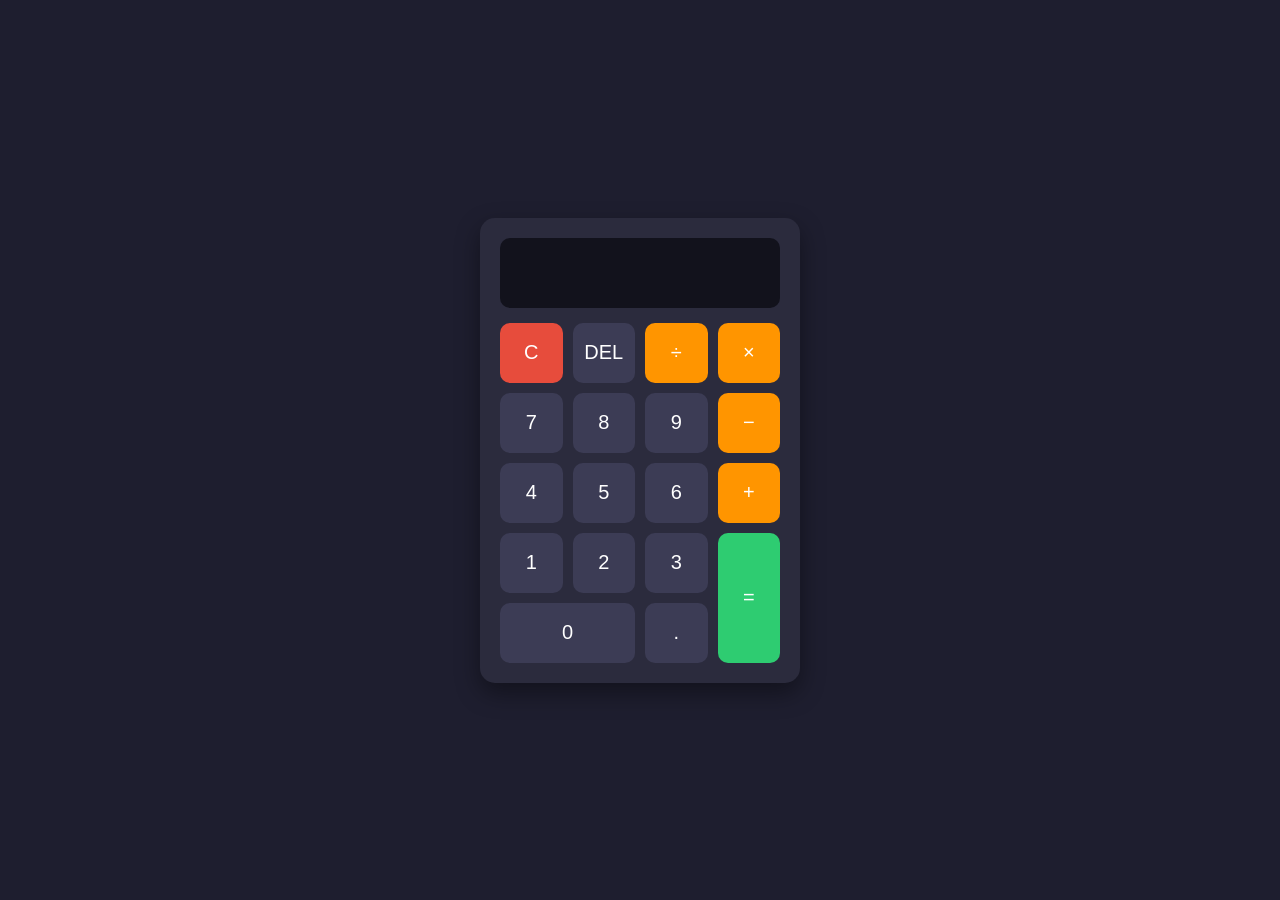
<file: CodeAlpha_Calculator/index.html>
<!DOCTYPE html>
<html lang="ar">
<head>
  <meta charset="UTF-8">
  <meta name="viewport" content="width=device-width, initial-scale=1.0">
  <title>Calculator</title>
  <link rel="stylesheet" href="style.css">
</head>
<body>

  <div class="calculator">
    <input type="text" id="display" readonly>

    <div class="buttons">
      <button class="btn clear" data-action="clear">C</button>
      <button class="btn" data-action="delete">DEL</button>
      <button class="btn operator" data-value="/">÷</button>
      <button class="btn operator" data-value="*">×</button>

      <button class="btn number" data-value="7">7</button>
      <button class="btn number" data-value="8">8</button>
      <button class="btn number" data-value="9">9</button>
      <button class="btn operator" data-value="-">−</button>

      <button class="btn number" data-value="4">4</button>
      <button class="btn number" data-value="5">5</button>
      <button class="btn number" data-value="6">6</button>
      <button class="btn operator" data-value="+">+</button>

      <button class="btn number" data-value="1">1</button>
      <button class="btn number" data-value="2">2</button>
      <button class="btn number" data-value="3">3</button>
      <button class="btn equals" data-action="equals">=</button>

      <button class="btn number zero" data-value="0">0</button>
      <button class="btn number" data-value=".">.</button>
    </div>
  </div>

  <script src="script.js"></script>
</body>
</html>
</file>
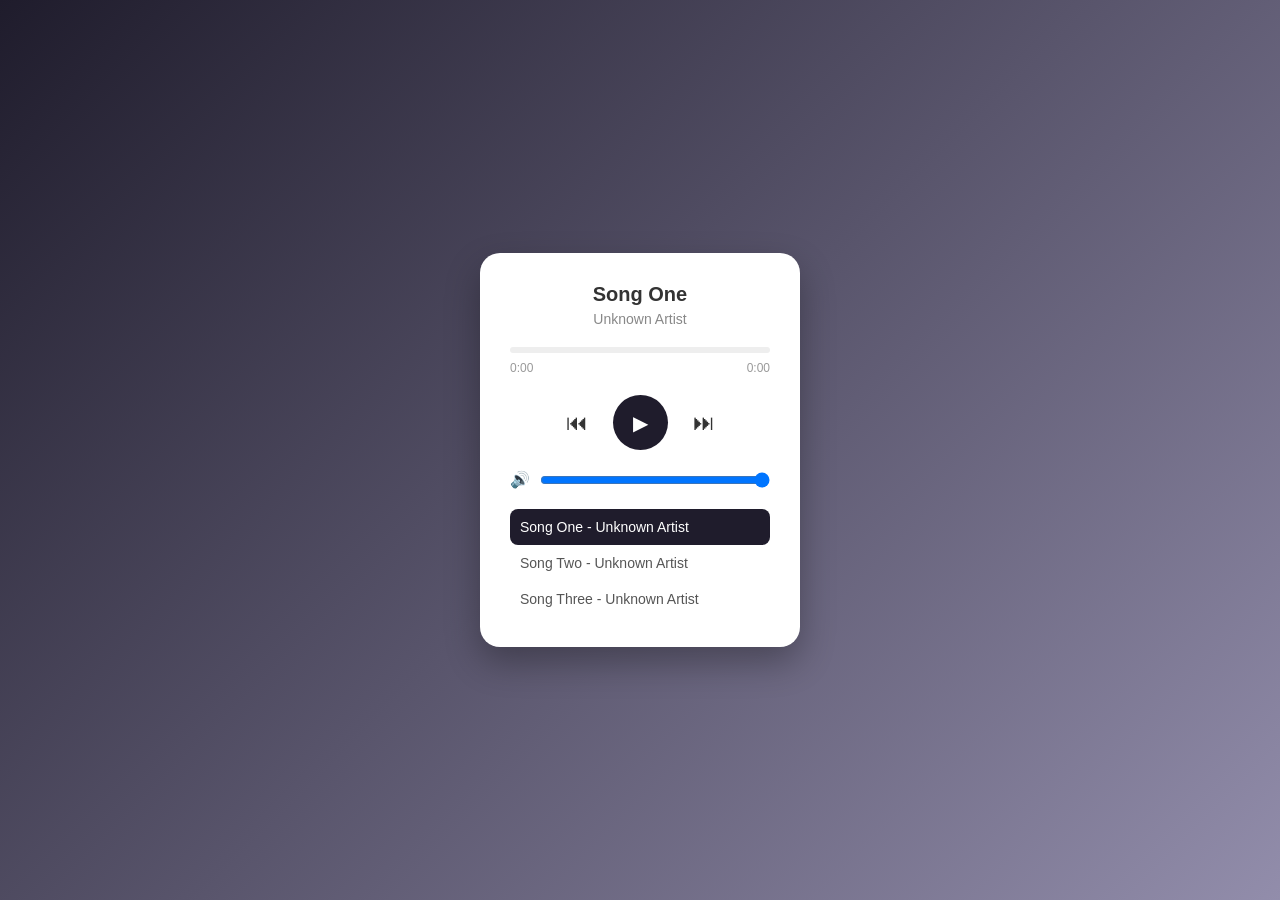
<file: CodeAlpha_MusicPlayer/index.html>
<!DOCTYPE html>
<html lang="ar">
<head>
  <meta charset="UTF-8">
  <meta name="viewport" content="width=device-width, initial-scale=1.0">
  <title>Music Player</title>
  <link rel="stylesheet" href="style.css">
</head>
<body>

  <div class="player">
    <div class="song-info">
      <h2 id="song-title">Song Title</h2>
      <p id="song-artist">Artist Name</p>
    </div>

    <div class="progress-container" id="progressContainer">
      <div class="progress" id="progress"></div>
    </div>

    <div class="time">
      <span id="currentTime">0:00</span>
      <span id="duration">0:00</span>
    </div>

    <div class="controls">
      <button id="prevBtn">⏮</button>
      <button id="playBtn">▶</button>
      <button id="nextBtn">⏭</button>
    </div>

    <div class="volume-container">
      <span>🔊</span>
      <input type="range" id="volumeSlider" min="0" max="1" step="0.01" value="1">
    </div>

    <ul class="playlist" id="playlist"></ul>
  </div>

  <audio id="audio"></audio>

  <script src="script.js"></script>
</body>
</html>
</file>
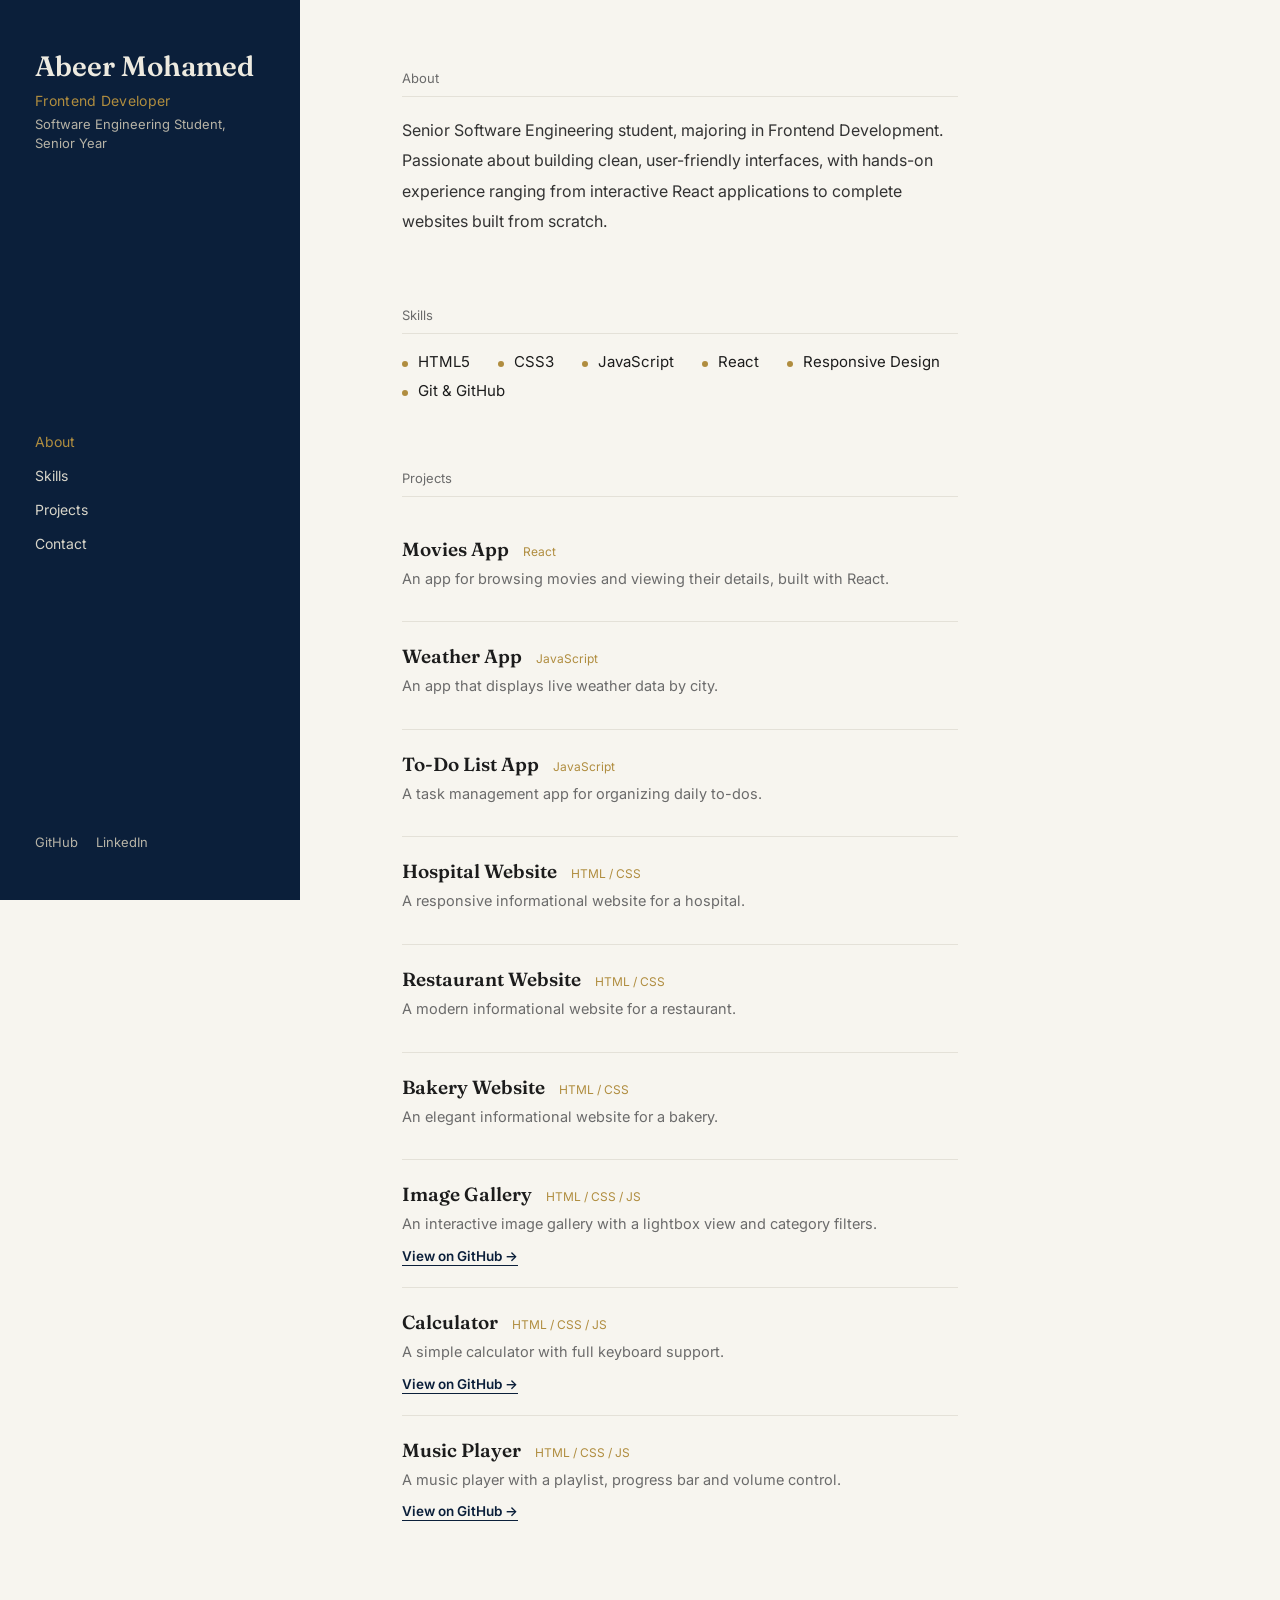
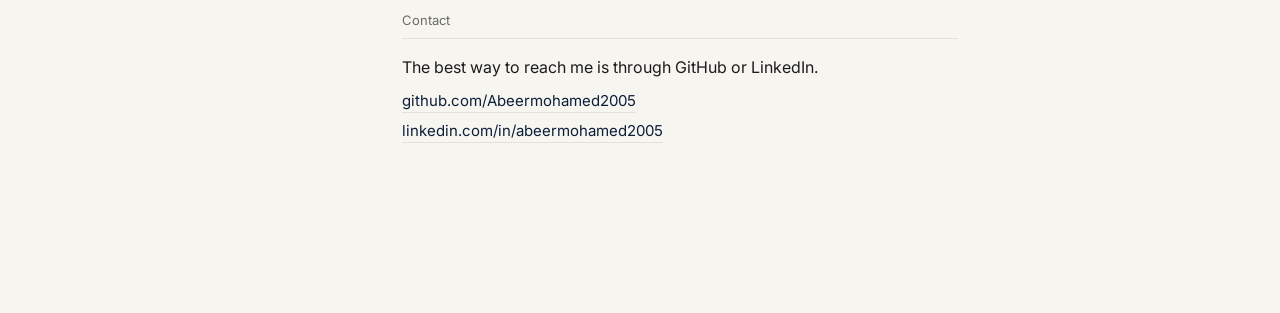
<file: CodeAlpha_Portfolio/index.html>
<!DOCTYPE html>
<html lang="en">
<head>
  <meta charset="UTF-8">
  <meta name="viewport" content="width=device-width, initial-scale=1.0">
  <title>Abeer Mohamed | Frontend Developer</title>
  <link rel="preconnect" href="https://fonts.googleapis.com">
  <link href="https://fonts.googleapis.com/css2?family=Fraunces:opsz,wght@9..144,400;9..144,600&family=Inter:wght@400;500;600&display=swap" rel="stylesheet">
  <link rel="stylesheet" href="style.css">
</head>
<body>

  <aside class="sidebar">
    <div class="sidebar-top">
      <h1>Abeer Mohamed</h1>
      <p class="role">Frontend Developer</p>
      <p class="tagline">Software Engineering Student, Senior Year</p>
    </div>

    <nav class="side-nav">
      <a href="#about">About</a>
      <a href="#skills">Skills</a>
      <a href="#projects">Projects</a>
      <a href="#contact">Contact</a>
    </nav>

    <div class="sidebar-bottom">
      <a href="https://github.com/Abeermohamed2005" target="_blank">GitHub</a>
      <a href="https://www.linkedin.com/in/abeermohamed2005" target="_blank">LinkedIn</a>
    </div>
  </aside>

  <main class="content">

    <section id="about" class="block">
      <span class="block-label">About</span>
      <p>
        Senior Software Engineering student, majoring in Frontend Development.
        Passionate about building clean, user-friendly interfaces, with hands-on
        experience ranging from interactive React applications to complete
        websites built from scratch.
      </p>
    </section>

    <section id="skills" class="block">
      <span class="block-label">Skills</span>
      <ul class="skills-row">
        <li>HTML5</li>
        <li>CSS3</li>
        <li>JavaScript</li>
        <li>React</li>
        <li>Responsive Design</li>
        <li>Git &amp; GitHub</li>
      </ul>
    </section>

    <section id="projects" class="block">
      <span class="block-label">Projects</span>

      <article class="project-row">
        <div class="project-heading">
          <h3>Movies App</h3>
          <span class="project-stack">React</span>
        </div>
        <p>An app for browsing movies and viewing their details, built with React.</p>
        <!-- ضيفي هنا: <a href="LINK_HERE" target="_blank">View on GitHub →</a> -->
      </article>

      <article class="project-row">
        <div class="project-heading">
          <h3>Weather App</h3>
          <span class="project-stack">JavaScript</span>
        </div>
        <p>An app that displays live weather data by city.</p>
        <!-- ضيفي هنا: <a href="LINK_HERE" target="_blank">View on GitHub →</a> -->
      </article>

      <article class="project-row">
        <div class="project-heading">
          <h3>To-Do List App</h3>
          <span class="project-stack">JavaScript</span>
        </div>
        <p>A task management app for organizing daily to-dos.</p>
        <!-- ضيفي هنا: <a href="LINK_HERE" target="_blank">View on GitHub →</a> -->
      </article>

      <article class="project-row">
        <div class="project-heading">
          <h3>Hospital Website</h3>
          <span class="project-stack">HTML / CSS</span>
        </div>
        <p>A responsive informational website for a hospital.</p>
        <!-- ضيفي هنا: <a href="LINK_HERE" target="_blank">View on GitHub →</a> -->
      </article>

      <article class="project-row">
        <div class="project-heading">
          <h3>Restaurant Website</h3>
          <span class="project-stack">HTML / CSS</span>
        </div>
        <p>A modern informational website for a restaurant.</p>
        <!-- ضيفي هنا: <a href="LINK_HERE" target="_blank">View on GitHub →</a> -->
      </article>

      <article class="project-row">
        <div class="project-heading">
          <h3>Bakery Website</h3>
          <span class="project-stack">HTML / CSS</span>
        </div>
        <p>An elegant informational website for a bakery.</p>
        <!-- ضيفي هنا: <a href="LINK_HERE" target="_blank">View on GitHub →</a> -->
      </article>

      <article class="project-row">
        <div class="project-heading">
          <h3>Image Gallery</h3>
          <span class="project-stack">HTML / CSS / JS</span>
        </div>
        <p>An interactive image gallery with a lightbox view and category filters.</p>
        <a href="https://github.com/Abeermohamed2005/CodeAlpha_ImageGallery" target="_blank">View on GitHub →</a>
      </article>

      <article class="project-row">
        <div class="project-heading">
          <h3>Calculator</h3>
          <span class="project-stack">HTML / CSS / JS</span>
        </div>
        <p>A simple calculator with full keyboard support.</p>
        <a href="https://github.com/Abeermohamed2005/CodeAlpha_Calculator" target="_blank">View on GitHub →</a>
      </article>

      <article class="project-row">
        <div class="project-heading">
          <h3>Music Player</h3>
          <span class="project-stack">HTML / CSS / JS</span>
        </div>
        <p>A music player with a playlist, progress bar and volume control.</p>
        <a href="https://github.com/Abeermohamed2005/CodeAlpha_MusicPlayer" target="_blank">View on GitHub →</a>
      </article>

    </section>

    <section id="contact" class="block">
      <span class="block-label">Contact</span>
      <p>The best way to reach me is through GitHub or LinkedIn.</p>
      <div class="contact-row">
        <a href="https://github.com/Abeermohamed2005" target="_blank">github.com/Abeermohamed2005</a>
        <a href="https://www.linkedin.com/in/abeermohamed2005" target="_blank">linkedin.com/in/abeermohamed2005</a>
      </div>
    </section>

  </main>

  <script src="script.js"></script>
</body>
</html>
</file>
<file: CodeAlpha_Calculator/style.css>
* {
  margin: 0;
  padding: 0;
  box-sizing: border-box;
}

body {
  font-family: Arial, sans-serif;
  background-color: #1e1e2f;
  display: flex;
  justify-content: center;
  align-items: center;
  min-height: 100vh;
}

.calculator {
  background-color: #2b2b3d;
  padding: 20px;
  border-radius: 15px;
  box-shadow: 0 10px 25px rgba(0, 0, 0, 0.4);
  width: 320px;
}

#display {
  width: 100%;
  height: 70px;
  font-size: 32px;
  text-align: right;
  padding: 0 15px;
  margin-bottom: 15px;
  border: none;
  border-radius: 10px;
  background-color: #12121c;
  color: #fff;
}

.buttons {
  display: grid;
  grid-template-columns: repeat(4, 1fr);
  gap: 10px;
}

.btn {
  height: 60px;
  font-size: 20px;
  border: none;
  border-radius: 10px;
  background-color: #3c3c55;
  color: #fff;
  cursor: pointer;
  transition: background-color 0.2s ease, transform 0.1s ease;
}

.btn:hover {
  background-color: #4d4d6b;
}

.btn:active {
  transform: scale(0.95);
}

.btn.operator {
  background-color: #ff9500;
}

.btn.operator:hover {
  background-color: #ffb04d;
}

.btn.equals {
  background-color: #2ecc71;
  grid-row: span 2;
  height: auto;
}

.btn.clear {
  background-color: #e74c3c;
}

.btn.clear:hover {
  background-color: #ff6b5b;
}

.btn.zero {
  grid-column: span 2;
}

@media (max-width: 360px) {
  .calculator {
    width: 95%;
  }
}
</file>
<file: CodeAlpha_MusicPlayer/style.css>
* {
  margin: 0;
  padding: 0;
  box-sizing: border-box;
}

body {
  font-family: Arial, sans-serif;
  background: linear-gradient(135deg, #1f1c2c, #928dab);
  display: flex;
  justify-content: center;
  align-items: center;
  min-height: 100vh;
}

.player {
  background-color: #ffffff;
  border-radius: 20px;
  padding: 30px;
  width: 320px;
  box-shadow: 0 15px 35px rgba(0, 0, 0, 0.3);
  text-align: center;
}

.song-info h2 {
  font-size: 20px;
  color: #333;
  margin-bottom: 5px;
}

.song-info p {
  font-size: 14px;
  color: #888;
  margin-bottom: 20px;
}

.progress-container {
  background-color: #eee;
  height: 6px;
  border-radius: 5px;
  width: 100%;
  cursor: pointer;
  margin-bottom: 8px;
}

.progress {
  background: linear-gradient(90deg, #928dab, #1f1c2c);
  height: 100%;
  width: 0%;
  border-radius: 5px;
  transition: width 0.1s linear;
}

.time {
  display: flex;
  justify-content: space-between;
  font-size: 12px;
  color: #999;
  margin-bottom: 20px;
}

.controls {
  display: flex;
  justify-content: center;
  align-items: center;
  gap: 25px;
  margin-bottom: 20px;
}

.controls button {
  background: none;
  border: none;
  font-size: 22px;
  cursor: pointer;
  color: #333;
  transition: transform 0.2s ease;
}

.controls button:hover {
  transform: scale(1.2);
}

#playBtn {
  background-color: #1f1c2c;
  color: #fff;
  width: 55px;
  height: 55px;
  border-radius: 50%;
  font-size: 20px;
}

.volume-container {
  display: flex;
  align-items: center;
  gap: 10px;
  margin-bottom: 20px;
}

.volume-container input {
  flex: 1;
}

.playlist {
  list-style: none;
  text-align: left;
  max-height: 150px;
  overflow-y: auto;
}

.playlist li {
  padding: 10px;
  border-radius: 8px;
  cursor: pointer;
  font-size: 14px;
  color: #555;
  transition: background-color 0.2s ease;
}

.playlist li:hover {
  background-color: #f0f0f0;
}

.playlist li.active {
  background-color: #1f1c2c;
  color: #fff;
}
</file>
<file: CodeAlpha_Portfolio/style.css>
* {
  margin: 0;
  padding: 0;
  box-sizing: border-box;
}

:root {
  --ink: #0B1F3A;
  --paper: #F7F5EF;
  --text: #1C1C1C;
  --muted: #6B6B6B;
  --gold: #B08D3F;
  --line: #E4E1D8;
}

html {
  scroll-behavior: smooth;
}

body {
  font-family: 'Inter', sans-serif;
  background-color: var(--paper);
  color: var(--text);
  display: flex;
  min-height: 100vh;
}

h1, h2, h3 {
  font-family: 'Fraunces', serif;
}

.sidebar {
  width: 300px;
  flex-shrink: 0;
  background-color: var(--ink);
  color: #EDEAE0;
  padding: 50px 35px;
  display: flex;
  flex-direction: column;
  justify-content: space-between;
  position: fixed;
  height: 100vh;
}

.sidebar-top h1 {
  font-size: 28px;
  font-weight: 600;
  line-height: 1.2;
  margin-bottom: 8px;
}

.role {
  color: var(--gold);
  font-size: 14px;
  letter-spacing: 0.3px;
  margin-bottom: 6px;
}

.tagline {
  font-size: 13px;
  color: #B7B3A6;
  line-height: 1.5;
}

.side-nav {
  display: flex;
  flex-direction: column;
  gap: 14px;
}

.side-nav a {
  color: #D8D5C9;
  text-decoration: none;
  font-size: 14px;
  width: fit-content;
  border-bottom: 1px solid transparent;
  padding-bottom: 2px;
  transition: border-color 0.2s ease, color 0.2s ease;
}

.side-nav a:hover {
  color: var(--gold);
  border-color: var(--gold);
}

.sidebar-bottom {
  display: flex;
  gap: 18px;
}

.sidebar-bottom a {
  color: #B7B3A6;
  text-decoration: none;
  font-size: 13px;
  transition: color 0.2s ease;
}

.sidebar-bottom a:hover {
  color: var(--gold);
}

.content {
  margin-inline-start: 300px;
  padding: 70px 8% 100px;
  max-width: 760px;
}

.block {
  margin-bottom: 70px;
}

.block-label {
  display: block;
  font-size: 13px;
  color: var(--muted);
  margin-bottom: 18px;
  padding-bottom: 10px;
  border-bottom: 1px solid var(--line);
}

#about p {
  font-size: 16px;
  line-height: 1.9;
  color: #333;
  max-width: 620px;
}

.skills-row {
  list-style: none;
  display: flex;
  flex-wrap: wrap;
  gap: 10px 28px;
}

.skills-row li {
  font-size: 15px;
  color: var(--text);
  position: relative;
  padding-inline-start: 16px;
}

.skills-row li::before {
  content: '';
  position: absolute;
  inset-inline-start: 0;
  top: 9px;
  width: 6px;
  height: 6px;
  background-color: var(--gold);
  border-radius: 50%;
}

.project-row {
  padding: 22px 0;
  border-bottom: 1px solid var(--line);
}

.project-row:last-child {
  border-bottom: none;
}

.project-heading {
  display: flex;
  align-items: baseline;
  gap: 14px;
  margin-bottom: 6px;
}

.project-heading h3 {
  font-size: 19px;
  font-weight: 600;
}

.project-stack {
  font-size: 12px;
  color: var(--gold);
}

.project-row p {
  font-size: 14.5px;
  color: var(--muted);
  line-height: 1.7;
  max-width: 560px;
  margin-bottom: 8px;
}

.project-row a {
  font-size: 13.5px;
  color: var(--ink);
  text-decoration: none;
  font-weight: 600;
  border-bottom: 1px solid var(--ink);
  padding-bottom: 1px;
}

.project-row a:hover {
  color: var(--gold);
  border-color: var(--gold);
}

.contact-row {
  display: flex;
  flex-direction: column;
  gap: 8px;
  margin-top: 14px;
}

.contact-row a {
  color: var(--ink);
  text-decoration: none;
  font-size: 15px;
  width: fit-content;
  border-bottom: 1px solid var(--line);
  padding-bottom: 2px;
}

.contact-row a:hover {
  color: var(--gold);
  border-color: var(--gold);
}

@media (max-width: 800px) {
  body {
    flex-direction: column;
  }

  .sidebar {
    position: static;
    width: 100%;
    height: auto;
    flex-direction: row;
    flex-wrap: wrap;
    justify-content: space-between;
    align-items: center;
    padding: 25px 6%;
  }

  .sidebar-top {
    margin-bottom: 0;
  }

  .side-nav {
    flex-direction: row;
    gap: 20px;
  }

  .sidebar-bottom {
    display: none;
  }

  .content {
    margin-inline-start: 0;
    padding: 50px 6% 80px;
  }
}
</file>
